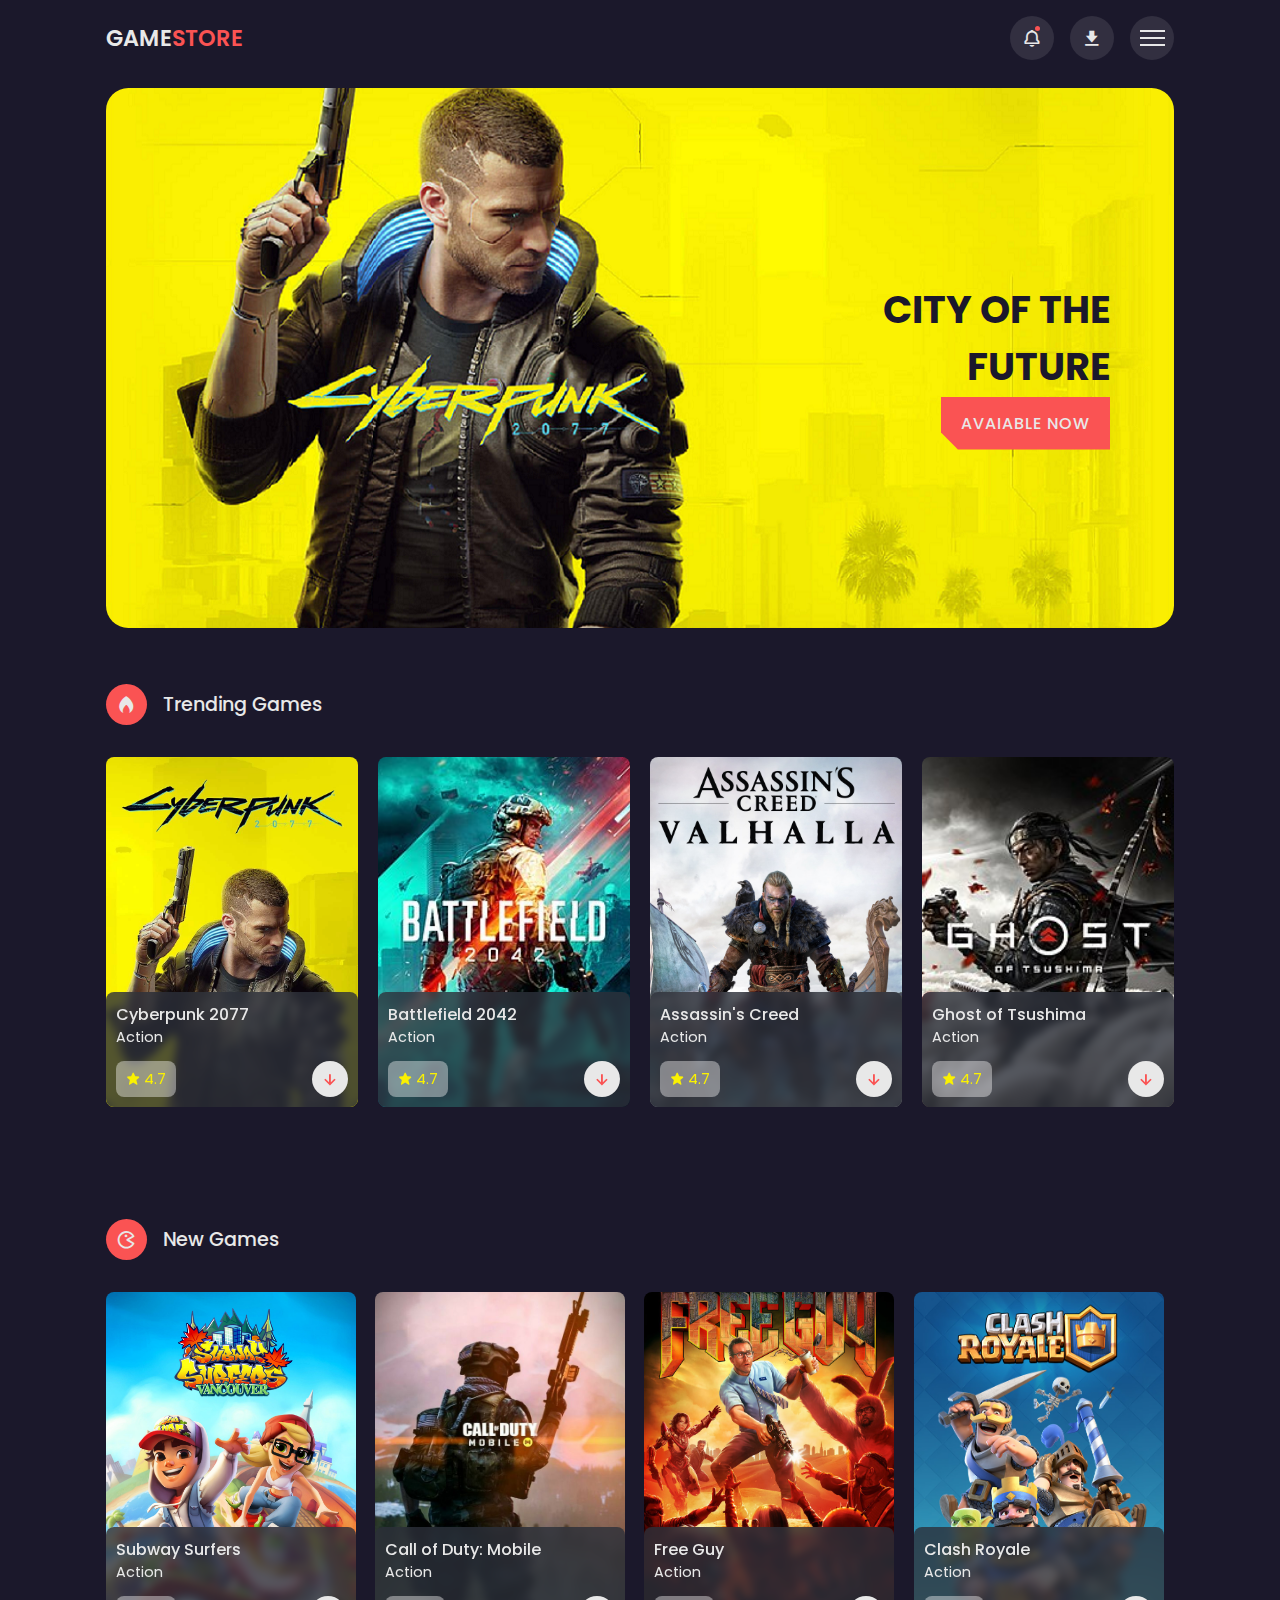
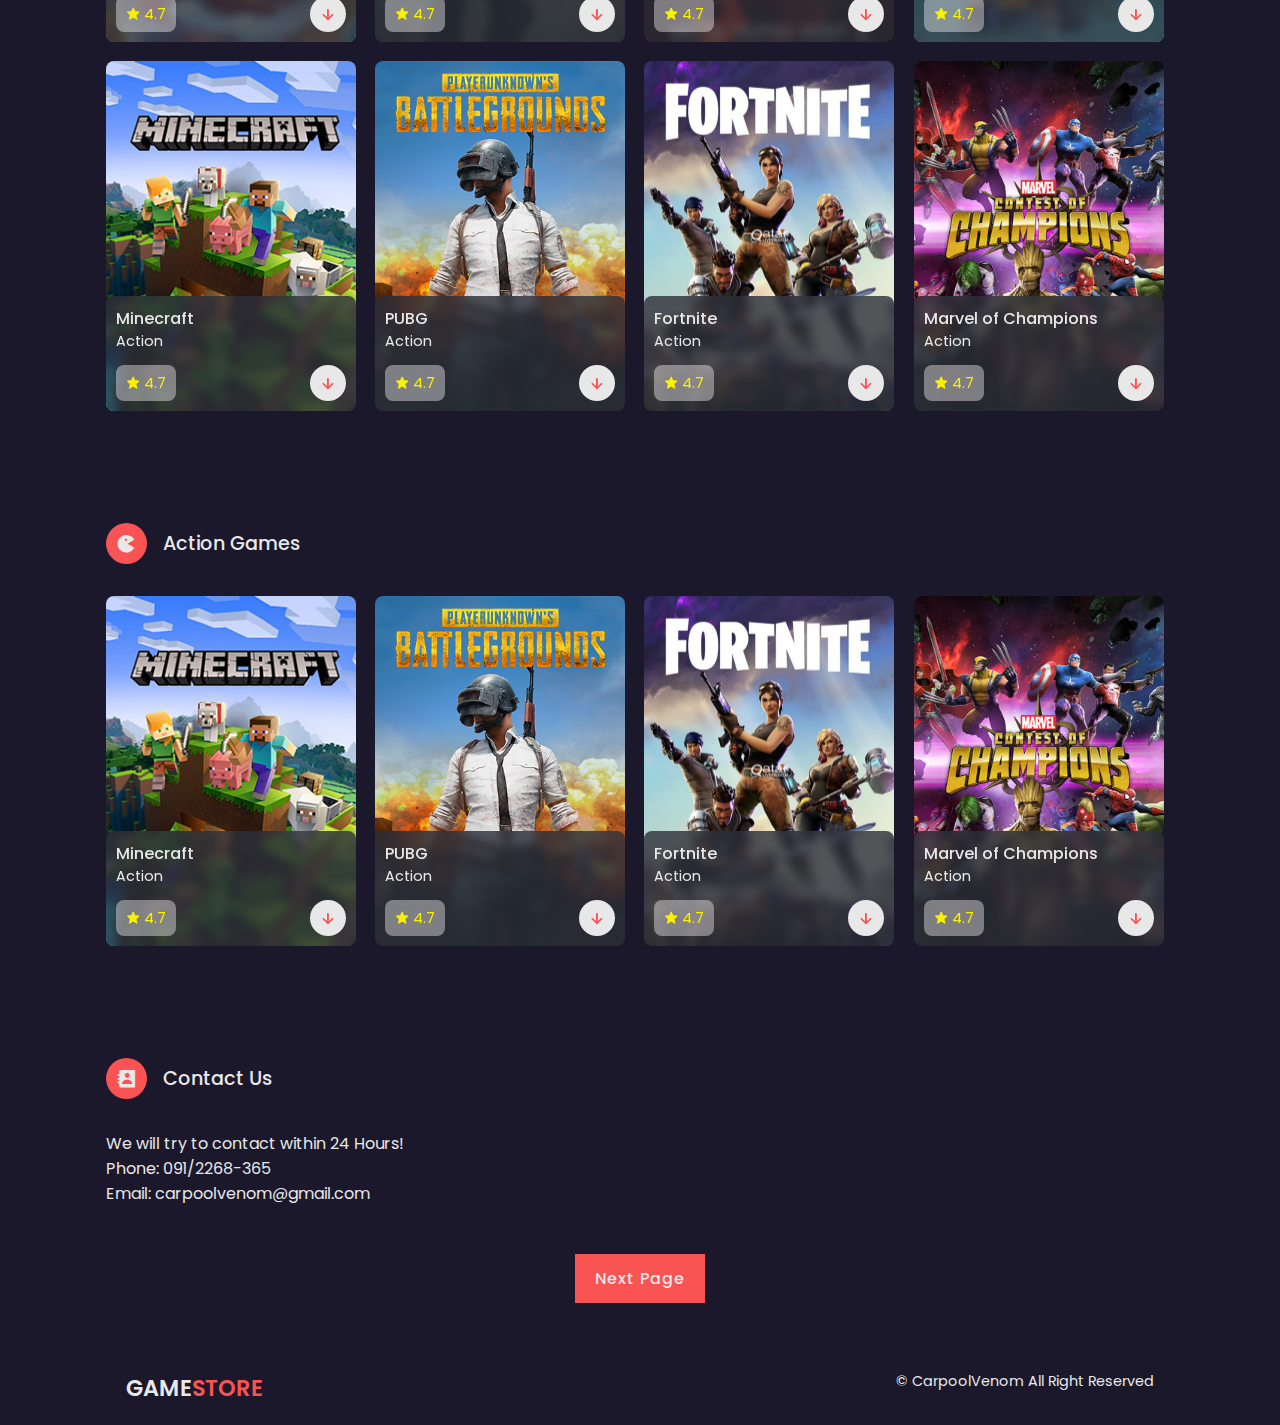
<file: index.html>
<!DOCTYPE html>
<html lang="en">
    <head>
        <meta charset="UTF-8">
        <meta http-equiv="X-UA-Compatible" content="IE=edge">
        <meta name="viewport" content="width=device-width, initial-scale=1.0">
        <title>Responsive Games Website</title>
        <!-- Fav icon -->
        <link rel="shortcut icon" href="images/fav.png" type="image/x-icon">
        <!-- link to CSS -->
        <link rel="stylesheet" href="css/style.css">
        <!-- Box Icons -->
        <link href='https://unpkg.com/boxicons@2.1.2/css/boxicons.min.css' rel='stylesheet'>
        <!-- Swiper CSS File Link -->
        <link rel="stylesheet" href="css/swiper-bundle.min.css">
    </head>
    <body>
        <!-- Custom Scroll Bar -->
        <div class="progress">
            <div class="progress-bar" id="scroll-bar"></div>
        </div>
        <!-- Header -->
        <header>
            <!-- Nav -->
            <div class="nav container">
                <!-- Logo -->
                <a href="index.html" class="logo">Game<span>Store</span></a>
                <!-- Nav Icons -->
                <div class="nav-icons">
                    <i class='bx bx-bell bx-tada' id="bell-icon"><span></span></i>
                    <i class='bx bxs-download'></i>
                    <div class="menu-icon">
                        <div class="line1"></div>
                        <div class="line2"></div>
                        <div class="line3"></div>
                    </div>
                </div>
                <!-- Menu -->
                <div class="menu">
                    <img src="images/menu.png" alt="">
                    <div class="navbar">
                        <a href="index.html">Home</a>
                        <a href="#trending">Trending</a>
                        <a href="#new">New Games</a>
                        <a href="#action">Action Games</a>
                        <a href="#contact">Contact Us</a>
                    </div>
                </div>
                <!-- Notification -->
                <div class="notification">
                    <div class="notification-box">
                        <i class='bx bxs-check-circle' ></i>
                        <p>Congratulation, Your game download successfully.</p>
                    </div>
                    <div class="notification-box box-color">
                        <i class='bx bxs-x-circle' ></i>
                        <p>Could not apply changes.</p>
                    </div>
                </div>
            </div>
        </header>
        <!-- Home Section Start -->
        <section class="home container" id="home">
            <img src="images/home.png" alt="">
            <div class="home-text">
                <h1>CITY OF THE <br> FUTURE</h1>
                <a href="#" class="btn">Avaiable Now</a>
            </div>
        </section>
        <!-- Home Section End -->
        
        <!-- Trending Section Start -->
        <section class="trending container" id="trending">
            <div class="heading">
                <i class='bx bxs-flame'></i>
                <h2>Trending Games</h2>
            </div>
            <!-- Content -->
            <div class="trending-content swiper">
                <div class="swiper-wrapper">
                    <!-- Slide 1 -->
                    <div class="swiper-slide">
                        <div class="box">
                            <img src="images/trending1.webp" alt="">
                            <div class="box-text">
                                <h2>Cyberpunk 2077</h2>
                                <h3>Action</h3>
                                <div class="rating-download">
                                    <div class="rating">
                                        <i class='bx bxs-star'></i>
                                        <span>4.7</span>
                                    </div>
                                    <a href="#" class="box-btn"><i class='bx bx-down-arrow-alt' ></i></a>
                                </div>
                            </div>
                        </div>
                    </div>
                    <!-- Slide 2 -->
                    <div class="swiper-slide">
                        <div class="box">
                            <img src="images/trending2.jpg" alt="">
                            <div class="box-text">
                                <h2>Battlefield 2042</h2>
                                <h3>Action</h3>
                                <div class="rating-download">
                                    <div class="rating">
                                        <i class='bx bxs-star'></i>
                                        <span>4.7</span>
                                    </div>
                                    <a href="#" class="box-btn"><i class='bx bx-down-arrow-alt' ></i></a>
                                </div>
                            </div>
                        </div>
                    </div>
                    <!-- Slide 3 -->
                    <div class="swiper-slide">
                        <div class="box">
                            <img src="images/trending3.jpg" alt="">
                            <div class="box-text">
                                <h2>Assassin's Creed</h2>
                                <h3>Action</h3>
                                <div class="rating-download">
                                    <div class="rating">
                                        <i class='bx bxs-star'></i>
                                        <span>4.7</span>
                                    </div>
                                    <a href="#" class="box-btn"><i class='bx bx-down-arrow-alt' ></i></a>
                                </div>
                            </div>
                        </div>
                    </div>
                    <!-- Slide 4 -->
                    <div class="swiper-slide">
                        <div class="box">
                            <img src="images/trending4.jpg" alt="">
                            <div class="box-text">
                                <h2>Ghost of Tsushima</h2>
                                <h3>Action</h3>
                                <div class="rating-download">
                                    <div class="rating">
                                        <i class='bx bxs-star'></i>
                                        <span>4.7</span>
                                    </div>
                                    <a href="#" class="box-btn"><i class='bx bx-down-arrow-alt' ></i></a>
                                </div>
                            </div>
                        </div>
                    </div>
                    <!-- Slide 5 -->
                    <div class="swiper-slide">
                        <div class="box">
                            <img src="images/trending5.png" alt="">
                            <div class="box-text">
                                <h2>GTA V</h2>
                                <h3>Action</h3>
                                <div class="rating-download">
                                    <div class="rating">
                                        <i class='bx bxs-star'></i>
                                        <span>4.7</span>
                                    </div>
                                    <a href="#" class="box-btn"><i class='bx bx-down-arrow-alt' ></i></a>
                                </div>
                            </div>
                        </div>
                    </div>
                    <!-- Slide 6 -->
                    <div class="swiper-slide">
                        <div class="box">
                            <img src="images/trending6.jpg" alt="">
                            <div class="box-text">
                                <h2>Dying Light 2</h2>
                                <h3>Action</h3>
                                <div class="rating-download">
                                    <div class="rating">
                                        <i class='bx bxs-star'></i>
                                        <span>4.7</span>
                                    </div>
                                    <a href="#" class="box-btn"><i class='bx bx-down-arrow-alt' ></i></a>
                                </div>
                            </div>
                        </div>
                    </div>
                    <!-- Slide 7 -->
                    <div class="swiper-slide">
                        <div class="box">
                            <img src="images/trending7.png" alt="">
                            <div class="box-text">
                                <h2>Halo Infinite</h2>
                                <h3>Action</h3>
                                <div class="rating-download">
                                    <div class="rating">
                                        <i class='bx bxs-star'></i>
                                        <span>4.7</span>
                                    </div>
                                    <a href="#" class="box-btn"><i class='bx bx-down-arrow-alt' ></i></a>
                                </div>
                            </div>
                        </div>
                    </div>
                    <!-- Slide 8 -->
                    <div class="swiper-slide">
                        <div class="box">
                            <img src="images/trending8.png" alt="">
                            <div class="box-text">
                                <h2>Resident Evil Village</h2>
                                <h3>Action</h3>
                                <div class="rating-download">
                                    <div class="rating">
                                        <i class='bx bxs-star'></i>
                                        <span>4.7</span>
                                    </div>
                                    <a href="#" class="box-btn"><i class='bx bx-down-arrow-alt' ></i></a>
                                </div>
                            </div>
                        </div>
                    </div>
                </div>
            </div>
        </section>
        <!-- Trending Section End -->

        <!-- New Section Start -->
        <section class="new container" id="new">
            <div class="heading">
                <i class='bx bx-game'></i>
                <h2>New Games</h2>
            </div>
            <!-- Content -->
            <div class="new-content">
                <!-- Box 1 -->
                <div class="box">
                    <img src="images/new1.jpg" alt="">
                    <div class="box-text">
                        <h2>Subway Surfers</h2>
                        <h3>Action</h3>
                        <div class="rating-download">
                            <div class="rating">
                                <i class='bx bxs-star'></i>
                                <span>4.7</span>
                            </div>
                            <a href="download.html" class="box-btn"><i class='bx bx-down-arrow-alt' ></i></a>
                        </div>
                    </div>
                </div>
                <!-- Box 2 -->
                <div class="box">
                    <img src="images/new2.jpg" alt="">
                    <div class="box-text">
                        <h2>Call of Duty: Mobile</h2>
                        <h3>Action</h3>
                        <div class="rating-download">
                            <div class="rating">
                                <i class='bx bxs-star'></i>
                                <span>4.7</span>
                            </div>
                            <a href="#" class="box-btn"><i class='bx bx-down-arrow-alt' ></i></a>
                        </div>
                    </div>
                </div>
                <!-- Box 3 -->
                <div class="box">
                    <img src="images/new3.jpg" alt="">
                    <div class="box-text">
                        <h2>Free Guy</h2>
                        <h3>Action</h3>
                        <div class="rating-download">
                            <div class="rating">
                                <i class='bx bxs-star'></i>
                                <span>4.7</span>
                            </div>
                            <a href="#" class="box-btn"><i class='bx bx-down-arrow-alt' ></i></a>
                        </div>
                    </div>
                </div>
                <!-- Box 4 -->
                <div class="box">
                    <img src="images/new4.jpg" alt="">
                    <div class="box-text">
                        <h2>Clash Royale</h2>
                        <h3>Action</h3>
                        <div class="rating-download">
                            <div class="rating">
                                <i class='bx bxs-star'></i>
                                <span>4.7</span>
                            </div>
                            <a href="#" class="box-btn"><i class='bx bx-down-arrow-alt' ></i></a>
                        </div>
                    </div>
                </div>
                <!-- Box 5 -->
                <div class="box">
                    <img src="images/new5.png" alt="">
                    <div class="box-text">
                        <h2>Minecraft</h2>
                        <h3>Action</h3>
                        <div class="rating-download">
                            <div class="rating">
                                <i class='bx bxs-star'></i>
                                <span>4.7</span>
                            </div>
                            <a href="#" class="box-btn"><i class='bx bx-down-arrow-alt' ></i></a>
                        </div>
                    </div>
                </div>
                <!-- Box 6 -->
                <div class="box">
                    <img src="images/new6.png" alt="">
                    <div class="box-text">
                        <h2>PUBG</h2>
                        <h3>Action</h3>
                        <div class="rating-download">
                            <div class="rating">
                                <i class='bx bxs-star'></i>
                                <span>4.7</span>
                            </div>
                            <a href="#" class="box-btn"><i class='bx bx-down-arrow-alt' ></i></a>
                        </div>
                    </div>
                </div>
                <!-- Box 7 -->
                <div class="box">
                    <img src="images/new7.png" alt="">
                    <div class="box-text">
                        <h2>Fortnite</h2>
                        <h3>Action</h3>
                        <div class="rating-download">
                            <div class="rating">
                                <i class='bx bxs-star'></i>
                                <span>4.7</span>
                            </div>
                            <a href="#" class="box-btn"><i class='bx bx-down-arrow-alt' ></i></a>
                        </div>
                    </div>
                </div>
                <!-- Box 8 -->
                <div class="box">
                    <img src="images/new8.jpg" alt="">
                    <div class="box-text">
                        <h2>Marvel of Champions</h2>
                        <h3>Action</h3>
                        <div class="rating-download">
                            <div class="rating">
                                <i class='bx bxs-star'></i>
                                <span>4.7</span>
                            </div>
                            <a href="#" class="box-btn"><i class='bx bx-down-arrow-alt' ></i></a>
                        </div>
                    </div>
                </div>
            </div>
            
        </section>
        <section class="action container" id="action">
            <div class="heading">
                <i class='bx bxs-game'></i>
                <h2>Action Games</h2>
            </div>
            <div class="action-content">
                <!-- Action Game 1 -->
                <div class="box">
                    <img src="images/new5.png" alt="">
                    <div class="box-text">
                        <h2>Minecraft</h2>
                        <h3>Action</h3>
                        <div class="rating-download">
                            <div class="rating">
                                <i class='bx bxs-star'></i>
                                <span>4.7</span>
                            </div>
                            <a href="#" class="box-btn"><i class='bx bx-down-arrow-alt' ></i></a>
                        </div>
                    </div>
                </div>
                <!-- Action Game 2 -->
                <div class="box">
                    <img src="images/new6.png" alt="">
                    <div class="box-text">
                        <h2>PUBG</h2>
                        <h3>Action</h3>
                        <div class="rating-download">
                            <div class="rating">
                                <i class='bx bxs-star'></i>
                                <span>4.7</span>
                            </div>
                            <a href="#" class="box-btn"><i class='bx bx-down-arrow-alt' ></i></a>
                        </div>
                    </div>
                </div>
                <!-- Action Game 3 -->
                <div class="box">
                    <img src="images/new7.png" alt="">
                    <div class="box-text">
                        <h2>Fortnite</h2>
                        <h3>Action</h3>
                        <div class="rating-download">
                            <div class="rating">
                                <i class='bx bxs-star'></i>
                                <span>4.7</span>
                            </div>
                            <a href="#" class="box-btn"><i class='bx bx-down-arrow-alt' ></i></a>
                        </div>
                    </div>
                </div>
                <!-- Action Game -->
                <div class="box">
                    <img src="images/new8.jpg" alt="">
                    <div class="box-text">
                        <h2>Marvel of Champions</h2>
                        <h3>Action</h3>
                        <div class="rating-download">
                            <div class="rating">
                                <i class='bx bxs-star'></i>
                                <span>4.7</span>
                            </div>
                            <a href="#" class="box-btn"><i class='bx bx-down-arrow-alt' ></i></a>
                        </div>
                    </div>
                </div>
            </div>
            
        </section>
        <section class="contact container" id="contact">
            <div class="heading1">
                <i class='bx bxs-contact'></i>
                <h2>Contact Us</h2>
            </div>
            <p>We will try to contact within 24 Hours!</p>
                <p>Phone: 091/2268-365</p>
                <p>Email: carpoolvenom@gmail.com</p>
            <div class="next-page">
                <a href="#">Next Page</a>
            </div>
        </section>
        <!-- New Section End -->
        <!-- Copyright -->
        <div class="copyright container">
            <a href="#" class="logo">Game<span>Store</span></a>
            <p>&#169; CarpoolVenom All Right Reserved</p>
        </div>

<!-- Link Swiper File -->
<script src="js/swiper-bundle.min.js"></script>
        <!-- Link to Js -->
        <script src="js/main.js"></script>
    </body>
</html>
</file>
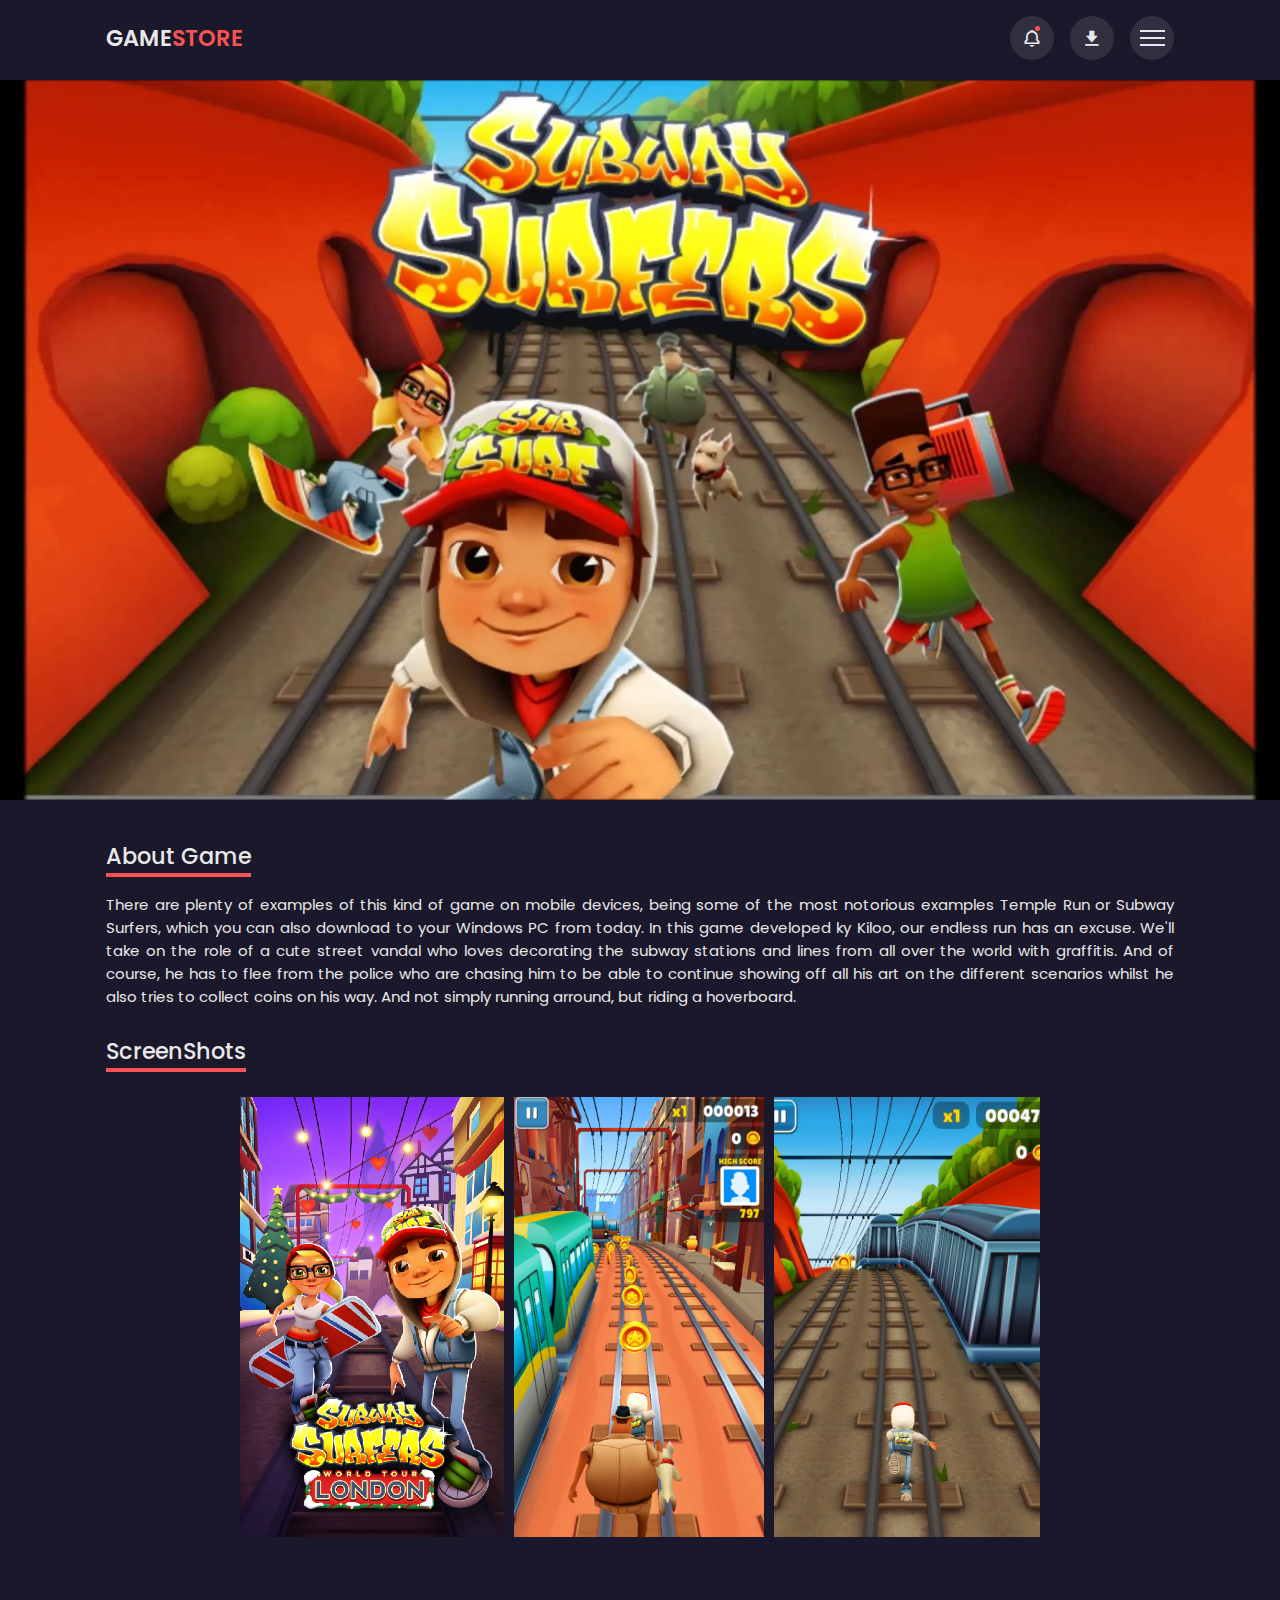
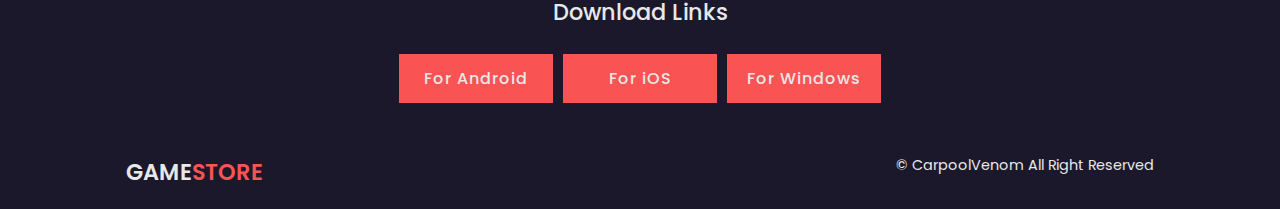
<file: download.html>
<!DOCTYPE html>
<html lang="en">
    <head>
        <meta charset="UTF-8">
        <meta http-equiv="X-UA-Compatible" content="IE=edge">
        <meta name="viewport" content="width=device-width, initial-scale=1.0">
        <title>Download Page</title>
        <!-- Fav icon -->
        <link rel="shortcut icon" href="images/fav.png" type="image/x-icon">
        <!-- link to CSS -->
        <link rel="stylesheet" href="css/style.css">
        <!-- Box Icons -->
        <link href='https://unpkg.com/boxicons@2.1.2/css/boxicons.min.css' rel='stylesheet'>
        <!-- Swiper CSS File Link -->
        <link rel="stylesheet" href="css/swiper-bundle.min.css">
    </head>
    <body>
        <!-- Custom Scroll Bar -->
        <div class="progress">
            <div class="progress-bar" id="scroll-bar"></div>
        </div>
        <!-- Header -->
        <header>
            <!-- Nav -->
            <div class="nav container">
                <!-- Logo -->
                <a href="index.html" class="logo">Game<span>Store</span></a>
                <!-- Nav Icons -->
                <div class="nav-icons">
                    <i class='bx bx-bell bx-tada' id="bell-icon"><span></span></i>
                    <i class='bx bxs-download'></i>
                    <div class="menu-icon">
                        <div class="line1"></div>
                        <div class="line2"></div>
                        <div class="line3"></div>
                    </div>
                </div>
                <!-- Menu -->
                <div class="menu">
                    <img src="images/menu.png" alt="">
                    <div class="navbar">
                        <a href="index.html">Home</a>
                        <a href="#trending">Trending</a>
                        <a href="#new">New Games</a>
                        <a href="#action">Action Games</a>
                        <a href="#contact">Contact Us</a>
                    </div>
                </div>
                <!-- Notification -->
                <div class="notification">
                    <div class="notification-box">
                        <i class='bx bxs-check-circle' ></i>
                        <p>Congratulation, Your game download successfully.</p>
                    </div>
                    <div class="notification-box box-color">
                        <i class='bx bxs-x-circle' ></i>
                        <p>Could not apply changes.</p>
                    </div>
                </div>
            </div>
        </header>
        <!-- Picture -->
        <div class="picture">
            <img src="images/subwaysurfers.webp" alt="">
        </div>
        <!-- About -->
        <div class="about container">
            <h2>About Game</h2>
            <p>There are plenty of examples of this kind of game on mobile devices, being some of the most notorious examples Temple Run or Subway Surfers, which you can also download to your Windows PC from today. In this game developed ky Kiloo, our endless run has an excuse. We'll take on the role of a cute street vandal who loves decorating the subway stations and lines from all over the world with graffitis. And of course, he has to flee from the police who are chasing him to be able to continue showing off all his art on the different scenarios whilst he also tries to collect coins on his way. And not simply running arround, but riding a hoverboard.
            </p>
        </div>
        <!-- ScreenShots -->
        <div class="screenshots container">
            <h2>ScreenShots</h2>
            <div class="screenshots-content">
                <img src="images/screenshots1.jpg" alt="">
                <img src="images/screenshots2.jpg" alt="">
                <img src="images/screenshots3.jpg" alt="">
            </div>
        </div>
        <!-- Download -->
        <div class="download">
            <h2>Download Links</h2>
            <div class="download-links">
                <a href="#">For Android</a>
                <a href="#">For iOS</a>
                <a href="#">For Windows</a>
            </div>
        </div>



        <!-- Copyright -->
        <div class="copyright container">
            <a href="#" class="logo">Game<span>Store</span></a>
            <p>&#169; CarpoolVenom All Right Reserved</p>
        </div>
        
<!-- Link Swiper File -->
<script src="js/swiper-bundle.min.js"></script>
        <!-- Link to Js -->
        <script src="js/main.js"></script>
    </body>
</html>
</file>
<file: css/style.css>
/* Google Fonts */
@import url('https://fonts.googleapis.com/css2?family=Poppins:wght@400;500;600;700&display=swap');
*{
    font-family: 'Poppins', sans-serif;
    margin: 0;
    padding: 0;
    scroll-behavior: smooth;
    box-sizing: border-box;
    list-style: none;
    text-decoration: none;
    scroll-padding-top: 2rem;
}
/* You can put your color in main color variable */
/* Variables */
:root{
    --main-color: #fa5353;
    /* Second Color Choice */
    /* --main-color: #0d81ec; */
    --dark-color: #1b182b;
    --light-color: #322f40;
    --text-color: hsl(0,0%,91%);
}
::selection {
    color: var(--text-color);
    background: var(--main-color);
}
section {
    padding: 4rem 0 3rem;
}
img {
    width: 100%;
}
body {
    color: var(--text-color);
    background: var(--dark-color);
}
.container {
    max-width: 1068px;
    margin: auto;
    width: 100%;
}
/* Header */
header {
    position: fixed;
    top: 0;
    left: 0;
    width: 100%;
    background: var(--dark-color);
    z-index: 100;
}
/* Nav */
.nav {
    display: flex;
    align-items: center;
    justify-content: center;
    padding: 16px 0;
}
.logo {
    font-size: 1.4rem;
    font-weight: 600;
    color: var(--text-color);
    text-transform: uppercase;
    margin: 0 auto 0 0;
}
.logo span {
    color: var(--main-color);
}
.nav-icons {
    display: flex;
    align-items: center;
    column-gap: 1rem;
}
.nav-icons .bx {
    font-size: 20px;
    height: 44px;
    width: 44px;
    display: grid;
    place-items: center;
    color: var(--text-color);
    background: var(--light-color);
    border-radius: 50%;
    cursor: pointer;
}
#bell-icon {
    position: relative;
}
#bell-icon span {
    content: '';
    width: 5px;
    height: 5px;
    border-radius: 50%;
    background: var(--main-color);
    position: absolute;
    top: 10px;
    right: 14px;
}
/* Menu Icon */
.menu-icon {
    display: flex;
    flex-direction: column;
    align-items: center;
    justify-content: center;
    row-gap: 5px;
    height: 44px;
    width: 44px;
    border-radius: 50%;
    background: var(--light-color);
    cursor: pointer;
    z-index: 200;
    transition: 0.3s;
}
.menu-icon div {
    display: block;
    background: var(--text-color);
    height: 2px;
    width: 25px;
    transition: 0.3s;
}
.move .line1 {
    transform: rotate(-45deg) translate(-5px, 5px);
}
.move .line2 {
    opacity: 0;
}
.move .line3 {
    transform: rotate(45deg) translate(-5px, -5px);
}
/* Menu */
.menu {
    position: fixed;
    left: 0;
    top: 0;
    width: 100%;
    height: 100vh;
    background: rgba(0, 0, 14, 0.9);
    z-index: 106;
    display: flex;
    align-items: center;
    justify-content: space-between;
    transition: 0.5s;
    clip-path: circle(0% at 100% 0%);
}
.menu.active {
    clip-path: circle(144% at 100% 0%);
}
.menu img {
    width: 700px;
}
.navbar {
    display: grid;
    row-gap: 1rem;
    text-align: right;
    padding-right: 2rem;
}
.navbar a {
    font-size: 1.6rem;
    color: var(--text-color);
    font-weight: 500;
    transition: 0.2s;
}
.navbar a:hover {
    border-bottom: 4px solid var(--main-color);
    font-size: 1.8rem;
}
/* Notification */
.notification {
    position: absolute;
    top: 110%;
    right: 4rem;
    background: var(--light-color);
    width: 300px;
    height: 350px;
    border-radius: 0.5rem;
    padding: 10px;
    display: flex;
    flex-direction: column;
    row-gap: 1rem;
    clip-path: circle(0% at 100% 0%);
}
.notification.active {
    clip-path: circle(144% at 100% 0%);
    transition: 0.3s;
}
.notification-box {
    display: flex;
    align-items: baseline;
    column-gap: 1rem;
    border-radius: 0.5rem;
    background: var(--dark-color);
    padding: 10px;
}
.notification-box .bx {
    color: #faf102;
}
.box-color {
    background: hsl(0, 0%, 100%, 0.4);
}
.box-color .bx {
    color: var(--main-color);
}
/* Home */
.home {
    position: relative;
    min-height: 540px;
    display: flex;
    align-items: center;
    justify-content: flex-end;
    margin-top: 5rem;
}
.home img {
    position: absolute;
    width: 100%;
    height: 100%;
    object-fit: cover;
    border-radius: 1.4rem;
    z-index: -1;
}
.home-text {
    padding-right: 4rem;
    text-align: right;
}
.home-text h1 {
    font-size: 2.4rem;
    text-transform: uppercase;
    color: var(--dark-color);
    margin-bottom: 1rem;
}
.btn {
    background: var(--main-color);
    padding: 15px 20px;
    color: var(--text-color);
    text-transform: uppercase;
    font-size: 1rem;
    letter-spacing: 1px;
    font-weight: 500;
    clip-path: polygon(0 0, 100% 0%, 100% 100%, 10% 100%, 0% 68%);
}
.btn:hover {
    background: var(--light-color);
    transition: 0.3s all linear;
}
/* Heading */
.heading {
    display: flex;
    align-items: center;
    column-gap: 1rem;
    margin-bottom: 2rem;
}
.heading .bx {
    font-size: 21px;
    color: var(--text-color);
    background: var(--main-color);
    padding: 10px;
    border-radius: 5rem;
}
.heading h2 {
    font-size: 1.2rem;
    font-weight: 500;
}
.heading1 {
    display: flex;
    align-items: center;
    column-gap: 1rem;
    margin-bottom: 2rem;
}
.heading1 .bx {
    font-size: 21px;
    color: var(--text-color);
    background: var(--main-color);
    padding: 10px;
    border-radius: 5rem;
}
.heading1 h2 {
    font-size: 1.2rem;
    font-weight: 500;
}
.box {
    position: relative;
    width: 100%;
    height: 350px;
    border-radius: 0.5rem;
}
.box img {
    width: 100%;
    height: 100%;
    object-fit: cover;
    border-radius: 0.5rem;
}
.box .box-text {
    position: absolute;
    right: 0;
    left: 0;
    bottom: 0;
    padding: 10px;
    background: hsl(227, 14%, 20%, 0.8);
    backdrop-filter: blur(4px);
    border-radius: 0.5rem;
}
.box .box-text h2 {
    font-size: 1rem;
    font-weight: 500;
}
.box .box-text h3 {
    font-size: 0.9rem;
    font-weight: 400;
    margin-bottom: 0.8rem;
}
.rating-download {
    display: flex;
    justify-content: space-between;
}
.rating {
    display: flex;
    align-items: center;
    column-gap: 4px;
    background: hsl(0, 0%, 100%, 0.4);
    padding: 4px 10px;
    border-radius: 0.5rem;
}
.rating .bx {
    color: #faf102;
    font-size: 0.9rem;
}
.rating span {
    color: #faf102;
    font-size: 0.9rem;
}
.box-btn .bx {
    padding: 8px;
    background: var(--text-color);
    border-radius: 5rem;
    color: var(--main-color);
    font-weight: 400;
    font-size: 20px;
}
.box-btn .bx:hover {
    background: var(--dark-color);
}
/* New */
.new-content {
    display: grid;
    grid-template-columns: repeat(auto-fit, minmax(240px, 250px));
    gap: 1.2rem;
}
.action-content {
    display: grid;
    grid-template-columns: repeat(auto-fit, minmax(240px, 250px));
    gap: 1.2rem;
}
.next-page {
    display: flex;
    justify-content: center;
    align-items: center;
    margin-top: 3rem;
}
.next-page a {
    background: var(--main-color);
    padding: 12px 20px;
    color: var(--text-color);
    letter-spacing: 1px;
    font-weight: 500;
}
.next-page a:hover {
    background: var(--light-color);
    transition: 0.3s all linear;
}
.copyright {
    display: flex;
    justify-content: space-between;
    padding: 20px;
}
.copyright p {
    font-size: 0.9rem;
    color: var(--text-color);
}

/* Download Page */
.picture {
    width: 100%;
    aspect-ratio: 16/9;
    margin-top: 5rem;
}

.about {
    margin-top: 2rem;
}
.about h2 {
    display: inline-flex;
    font-size: 1.4rem;
    font-weight: 500;
    border-bottom: 4px solid var(--main-color);
}
.about p {
    font-size: 0.938rem;
    margin-top: 1rem;
    text-align: justify;
}
.screenshots h2 {
    display: inline-flex;
    font-size: 1.4rem;
    font-weight: 500;
    border-bottom: 4px solid var(--main-color);
    margin: 1.6rem 0;
}
.screenshots-content {
    display: grid;
    grid-template-columns: repeat(auto-fit, minmax(250px, auto));
    gap: 10px;
    justify-content: center;
    max-width: 800px;
    margin: auto;
    width: 100%;
}
.screenshots-content img {
    width: 100%;
    height: 440px;
    object-fit: cover;
}
.download {
    max-width: 800px;
    margin: auto;
    width: 100%;
    display: grid;
    justify-content: center;
    margin-top: 2rem;
}
.download h2 {
    text-align: center;
    font-size: 1.4rem;
    font-weight: 500;
    margin: 1.6rem 0;
}
.download-links {
    display: grid;
    grid-template-columns: repeat(3, 1fr);
    gap: 10px;
    margin-bottom: 2rem;
}
.download-links a {
    text-align: center;
    background: var(--main-color);
    padding: 12px 20px;
    color: var(--text-color);
    letter-spacing: 1px;
    font-weight: 500;
}
.download-links a:hover {
    background: var(--light-color);
    transition: 0.3s all linear;
}
/* Display Block For Default Scroll Bar */
html::-webkit-scrollbar {
    display: none;
}
/* Custom Scroll Bar */
.progress {
    position: fixed;
    top: 0;
    left: 0;
    width: 100%;
    height: 4px;
    z-index: 300;
}
.progress-bar {
    height: 4px;
    background: var(--main-color);
    width: 0%;
}
/* Making Responsivr / BreakPoints */
@media (max-width: 1000px) {
    .container {
        margin: 0 auto;
        width: 90%;
    }
    .nav {
        padding: 10px 0;    
    }
    .notification {
        right: 4rem;
    }
    .menu-img {
        width: 500px;
    }
    section {
        padding: 3rem 0 2rem;
    }
    .home {
       margin-top: 4rem !important;
       min-height: 440px;
    }
    .home img {
        border-radius: 1rem;
    }
    .new-content {
        grid-template-columns: repeat(auto-fit, minmax(200px, auto));
    }
    .picture-container {
        margin-top: 5rem !important;
    }
}
/* For Medium Devices */
@media (max-width: 774px){
    .notification {
        right: 1rem;
    }
    .menu img {
        width: 400px;
    }
    .home {
        min-height: 300px;
    }
    .home-text h1 {
        font-size: 2rem;
    }
    .btn {
        padding: 12px 17px;
    }
    .screenshots-content {
        grid-template-columns: repeat(auto-fit, minmax(250px, 300px));
    }
}
@media (max-width: 560px) {
    .menu img {
        display: none;
    }
    .menu {
        justify-content: flex-end;
    }
    .nav {
        padding: 8px 0;
    }
    .nav-icons .bx, .menu-icon {
        height: 40px;
        width: 40px;
    }
    .home {
        min-height: 240px;
    }
    .home-text {
        padding-right: 1rem;
    }
    p {
        font-size: 0.875rem;
    }
    .download-links {
        grid-template-columns: 1fr;
    }
}
/* For Small Devices */
@media (max-width: 360px) {
    .logo {
        font-size: 1.2rem;
    }
    .navbar a {
        font-size: 1.3rem;
    }
    .navbar a:hover {
        font-size: 1.4rem;
    }
    .notification {
        width: 270px;
    }
    .home {
        min-height: 214px;
    }
    .home-text h1 {
        font-size: 1.4rem;
    }
    .heading .bx {
        padding: 8px;
    }
    .heading h2 {
        font-size: 1.1rem;
    }
    .box {
        height: 420px;
    }
    .copyright {
        flex-direction: column;
        align-items: center;
        row-gap: 1rem;
    }
    .copyright .logo {
        margin: 0;
    }
    .about h2, .screenshots h2 .download h2 {
        font-size: 1.2rem;
    }
}
</file>
